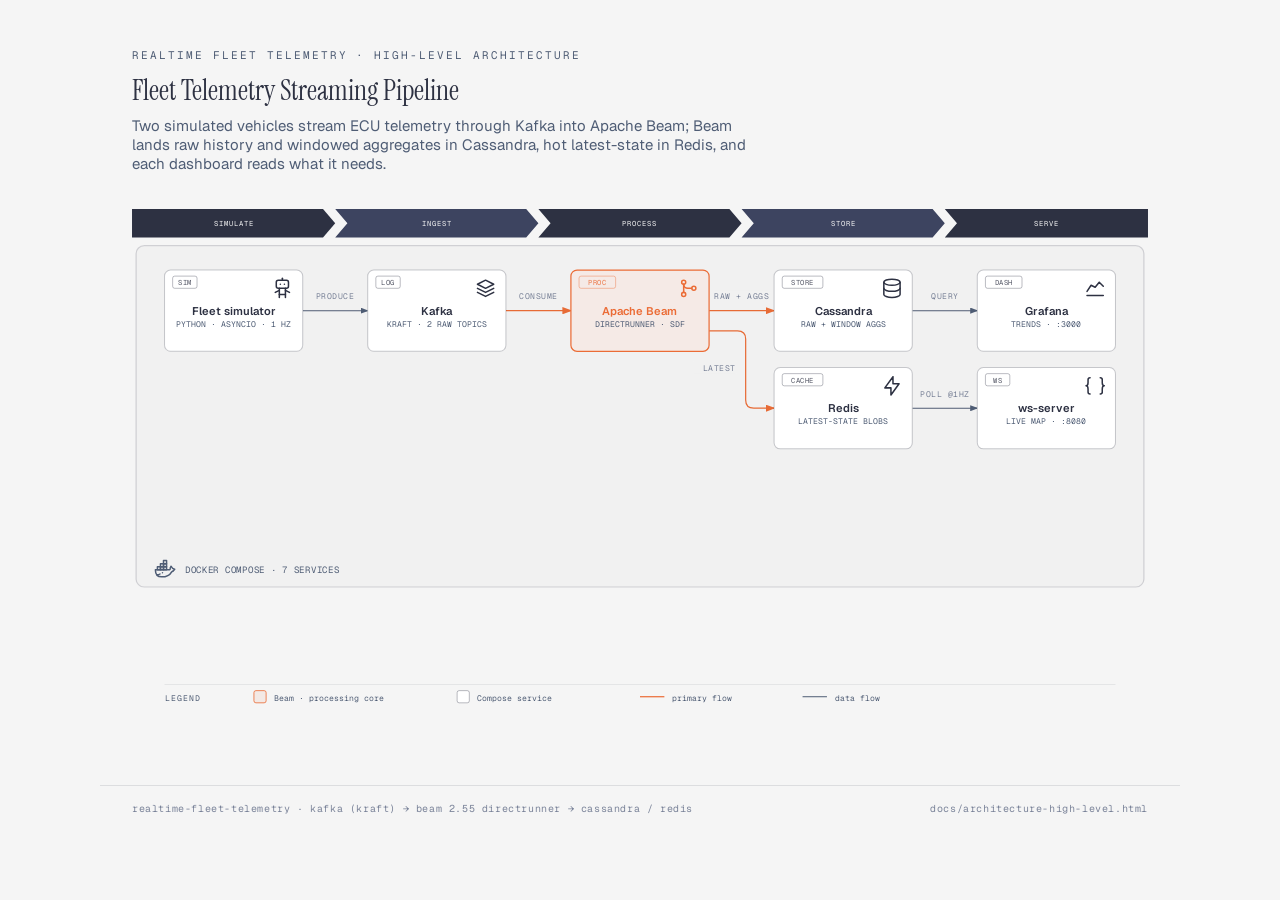
<file: docs/architecture-high-level.html>
<!DOCTYPE html>
<html lang="en">
<head>
<meta charset="UTF-8">
<meta name="viewport" content="width=device-width, initial-scale=1.0">
<title>Fleet Telemetry Streaming Pipeline — High-Level Architecture</title>
<link href="https://fonts.googleapis.com/css2?family=Instrument+Serif:ital@0;1&family=Geist:wght@400;500;600&family=Geist+Mono:wght@400;500;600&display=swap" rel="stylesheet">
<style>
  :root {
    --paper: #f5f5f5;
    --ink: #2d3142;
    --muted: #4f5d75;
    --soft: #7a8399;
    --rule: rgba(45,49,66,0.12);
    --accent: #eb6c36;
  }
  * { margin: 0; padding: 0; box-sizing: border-box; }
  body {
    background: var(--paper);
    color: var(--ink);
    font-family: 'Geist', sans-serif;
    -webkit-font-smoothing: antialiased;
  }
  .wrap { max-width: 1080px; margin: 0 auto; padding: 3rem 2rem 2rem; }
  .eyebrow {
    font-family: 'Geist Mono', monospace;
    font-size: 11px;
    letter-spacing: 0.18em;
    text-transform: uppercase;
    color: var(--muted);
    margin-bottom: 0.75rem;
  }
  h1 {
    font-family: 'Instrument Serif', serif;
    font-weight: 400;
    font-size: 1.75rem;
    line-height: 1.2;
    margin-bottom: 0.5rem;
  }
  .subtitle {
    font-size: 15px;
    color: var(--muted);
    max-width: 62ch;
    margin-bottom: 2rem;
  }
  .diagram { width: 100%; overflow-x: auto; }
  .diagram svg { display: block; width: 100%; height: auto; }
  footer {
    max-width: 1080px;
    margin: 0 auto;
    padding: 1rem 2rem 3rem;
    border-top: 1px solid var(--rule);
    display: flex;
    justify-content: space-between;
    gap: 1rem;
    flex-wrap: wrap;
    font-family: 'Geist Mono', monospace;
    font-size: 10px;
    letter-spacing: 0.06em;
    color: var(--soft);
  }
</style>
</head>
<body>
<div class="wrap">
  <p class="eyebrow">Realtime Fleet Telemetry · High-Level Architecture</p>
  <h1>Fleet Telemetry Streaming Pipeline</h1>
  <p class="subtitle">Two simulated vehicles stream ECU telemetry through Kafka into Apache Beam; Beam lands raw history and windowed aggregates in Cassandra, hot latest-state in Redis, and each dashboard reads what it needs.</p>

  <div class="diagram">
  <svg role="img" aria-labelledby="architecture-high-level-title architecture-high-level-desc" viewBox="0 0 1000 540" xmlns="http://www.w3.org/2000/svg">
    <title id="architecture-high-level-title">Fleet telemetry streaming pipeline — high-level architecture</title>
    <desc id="architecture-high-level-desc">High-level architecture of an IoT fleet telemetry pipeline: a Python fleet simulator produces telemetry and driving events to Kafka; Apache Beam consumes both topics and writes raw rows plus windowed aggregates to Cassandra and per-vehicle latest-state blobs to Redis; Grafana queries Cassandra for trends, and a WebSocket server polls Redis to push live map and chart updates to browsers. All services run as Docker Compose containers.</desc>

    <defs>
      <marker id="arrow" markerWidth="8" markerHeight="6" refX="7" refY="3" orient="auto"><polygon points="0 0, 8 3, 0 6" fill="#4f5d75"/></marker>
      <marker id="arrow-accent" markerWidth="8" markerHeight="6" refX="7" refY="3" orient="auto"><polygon points="0 0, 8 3, 0 6" fill="#eb6c36"/></marker>
      <marker id="arrow-sm" markerWidth="6" markerHeight="5" refX="5" refY="2.5" orient="auto"><polygon points="0 0, 6 2.5, 0 5" fill="#4f5d75"/></marker>
      <marker id="arrow-dim" markerWidth="8" markerHeight="6" refX="7" refY="3" orient="auto"><polygon points="0 0, 8 3, 0 6" fill="rgba(45,49,66,0.45)"/></marker>
    </defs>

    <!-- paper -->
    <rect width="100%" height="100%" fill="#f5f5f5"/>

    <!-- ===== connectors (drawn before nodes) ===== -->
    <!-- simulator -> kafka -->
    <path d="M 168,104 H 232" fill="none" stroke="#4f5d75" stroke-width="1" marker-end="url(#arrow)"/>
    <!-- kafka -> beam (focal) -->
    <path d="M 368,104 H 432" fill="none" stroke="#eb6c36" stroke-width="1.2" marker-end="url(#arrow-accent)"/>
    <!-- beam -> cassandra (focal) -->
    <path d="M 568,104 H 632" fill="none" stroke="#eb6c36" stroke-width="1.2" marker-end="url(#arrow-accent)"/>
    <!-- beam -> redis (focal, elbow down) -->
    <path d="M 568,124 H 596 Q 604,124 604,132 V 192 Q 604,200 612,200 H 632" fill="none" stroke="#eb6c36" stroke-width="1.2" marker-end="url(#arrow-accent)"/>
    <!-- cassandra -> grafana -->
    <path d="M 768,104 H 832" fill="none" stroke="#4f5d75" stroke-width="1" marker-end="url(#arrow)"/>
    <!-- redis -> ws-server -->
    <path d="M 768,200 H 832" fill="none" stroke="#4f5d75" stroke-width="1" marker-end="url(#arrow)"/>

    <!-- arrow labels (masked, 8px above line) -->
    <rect x="176" y="84" width="48" height="12" rx="2" fill="#f5f5f5"/>
    <text x="200" y="93" fill="#7a8399" font-size="8" font-family="'Geist Mono', monospace" text-anchor="middle" letter-spacing="0.06em">PRODUCE</text>
    <rect x="376" y="84" width="48" height="12" rx="2" fill="#f5f5f5"/>
    <text x="400" y="93" fill="#7a8399" font-size="8" font-family="'Geist Mono', monospace" text-anchor="middle" letter-spacing="0.06em">CONSUME</text>
    <rect x="572" y="84" width="56" height="12" rx="2" fill="#f5f5f5"/>
    <text x="600" y="93" fill="#7a8399" font-size="8" font-family="'Geist Mono', monospace" text-anchor="middle" letter-spacing="0.06em">RAW + AGGS</text>
    <rect x="552" y="154" width="44" height="12" rx="2" fill="#f5f5f5"/>
    <text x="594" y="163" fill="#7a8399" font-size="8" font-family="'Geist Mono', monospace" text-anchor="end" letter-spacing="0.06em">LATEST</text>
    <rect x="784" y="84" width="32" height="12" rx="2" fill="#f5f5f5"/>
    <text x="800" y="93" fill="#7a8399" font-size="8" font-family="'Geist Mono', monospace" text-anchor="middle" letter-spacing="0.06em">QUERY</text>
    <rect x="776" y="180" width="48" height="12" rx="2" fill="#f5f5f5"/>
    <text x="800" y="189" fill="#7a8399" font-size="8" font-family="'Geist Mono', monospace" text-anchor="middle" letter-spacing="0.06em">POLL @1HZ</text>

    <!-- ===== phase chevron banner ===== -->
    <polygon points="0,4 188,4 200,18 188,32 0,32" fill="#2d3142"/>
    <polygon points="200,4 388,4 400,18 388,32 200,32 212,18" fill="#3d4460"/>
    <polygon points="400,4 588,4 600,18 588,32 400,32 412,18" fill="#2d3142"/>
    <polygon points="600,4 788,4 800,18 788,32 600,32 612,18" fill="#3d4460"/>
    <polygon points="800,4 1000,4 1000,32 800,32 812,18" fill="#2d3142"/>
    <text x="100" y="21" fill="#f5f5f5" font-size="7" font-family="'Geist Mono', monospace" text-anchor="middle" letter-spacing="0.14em">SIMULATE</text>
    <text x="300" y="21" fill="#f5f5f5" font-size="7" font-family="'Geist Mono', monospace" text-anchor="middle" letter-spacing="0.14em">INGEST</text>
    <text x="500" y="21" fill="#f5f5f5" font-size="7" font-family="'Geist Mono', monospace" text-anchor="middle" letter-spacing="0.14em">PROCESS</text>
    <text x="700" y="21" fill="#f5f5f5" font-size="7" font-family="'Geist Mono', monospace" text-anchor="middle" letter-spacing="0.14em">STORE</text>
    <text x="900" y="21" fill="#f5f5f5" font-size="7" font-family="'Geist Mono', monospace" text-anchor="middle" letter-spacing="0.14em">SERVE</text>

    <!-- ===== cluster boundary (docker compose) ===== -->
    <rect x="4" y="40" width="992" height="336" rx="8" fill="rgba(45,49,66,0.02)" stroke="rgba(45,49,66,0.18)" stroke-width="1.2"/>
    <svg aria-hidden="true" x="20" y="346" width="24" height="24" viewBox="0 0 24 24" fill="none" stroke="currentColor" stroke-width="1.5" stroke-linecap="round" stroke-linejoin="round" style="color:#4f5d75"><path d="M22 12.54c-1.804 -.345 -2.701 -1.08 -3.523 -2.94c-.487 .696 -1.102 1.568 -.92 2.4c.028 .238 -.32 1 -.557 1h-14c0 5.208 3.164 7 6.196 7c4.124 .022 7.828 -1.376 9.854 -5c1.146 -.101 2.296 -1.505 2.95 -2.46" /> <path d="M5 10h3v3h-3l0 -3" /> <path d="M8 10h3v3h-3l0 -3" /> <path d="M11 10h3v3h-3l0 -3" /> <path d="M8 7h3v3h-3l0 -3" /> <path d="M11 7h3v3h-3l0 -3" /> <path d="M11 4h3v3h-3l0 -3" /> <path d="M4.571 18c1.5 0 2.047 -.074 2.958 -.78" /> <path d="M10 16l0 .01" /></svg>
    <text x="52" y="362" fill="#4f5d75" font-size="9" font-family="'Geist Mono', monospace" letter-spacing="0.08em">DOCKER COMPOSE · 7 SERVICES</text>

    <!-- ===== nodes ===== -->
    <!-- Fleet simulator -->
    <rect x="32" y="64" width="136" height="80" rx="6" fill="#f5f5f5"/>
    <rect x="32" y="64" width="136" height="80" rx="6" fill="#ffffff" stroke="rgba(45,49,66,0.25)" stroke-width="1"/>
    <rect x="40" y="70" width="24" height="12" rx="2" fill="transparent" stroke="rgba(45,49,66,0.40)" stroke-width="0.8"/>
    <text x="52" y="79" fill="rgba(45,49,66,0.80)" font-size="7" font-family="'Geist Mono', monospace" text-anchor="middle" letter-spacing="0.08em">SIM</text>
    <svg aria-hidden="true" x="136" y="70" width="24" height="24" viewBox="0 0 24 24" fill="none" stroke="currentColor" stroke-width="1.5" stroke-linecap="round" stroke-linejoin="round" style="color:#2d3142"><path d="M6 6a2 2 0 0 1 2 -2h8a2 2 0 0 1 2 2v4a2 2 0 0 1 -2 2h-8a2 2 0 0 1 -2 -2l0 -4" /> <path d="M12 2v2" /> <path d="M9 12v9" /> <path d="M15 12v9" /> <path d="M5 16l4 -2" /> <path d="M15 14l4 2" /> <path d="M9 18h6" /> <path d="M10 8v.01" /> <path d="M14 8v.01" /></svg>
    <text x="100" y="108" fill="#2d3142" font-size="11" font-weight="600" font-family="'Geist', sans-serif" text-anchor="middle">Fleet simulator</text>
    <text x="100" y="120" fill="#4f5d75" font-size="8" font-family="'Geist Mono', monospace" text-anchor="middle">PYTHON · ASYNCIO · 1 HZ</text>

    <!-- Kafka -->
    <rect x="232" y="64" width="136" height="80" rx="6" fill="#f5f5f5"/>
    <rect x="232" y="64" width="136" height="80" rx="6" fill="#ffffff" stroke="rgba(45,49,66,0.25)" stroke-width="1"/>
    <rect x="240" y="70" width="24" height="12" rx="2" fill="transparent" stroke="rgba(45,49,66,0.40)" stroke-width="0.8"/>
    <text x="252" y="79" fill="rgba(45,49,66,0.80)" font-size="7" font-family="'Geist Mono', monospace" text-anchor="middle" letter-spacing="0.08em">LOG</text>
    <svg aria-hidden="true" x="336" y="70" width="24" height="24" viewBox="0 0 24 24" fill="none" stroke="currentColor" stroke-width="1.5" stroke-linecap="round" stroke-linejoin="round" style="color:#2d3142"><path d="M12 4l-8 4l8 4l8 -4l-8 -4" /> <path d="M4 12l8 4l8 -4" /> <path d="M4 16l8 4l8 -4" /></svg>
    <text x="300" y="108" fill="#2d3142" font-size="11" font-weight="600" font-family="'Geist', sans-serif" text-anchor="middle">Kafka</text>
    <text x="300" y="120" fill="#4f5d75" font-size="8" font-family="'Geist Mono', monospace" text-anchor="middle">KRAFT · 2 RAW TOPICS</text>

    <!-- Apache Beam (focal) -->
    <rect x="432" y="64" width="136" height="80" rx="6" fill="#f5f5f5"/>
    <rect x="432" y="64" width="136" height="80" rx="6" fill="rgba(235,108,54,0.08)" stroke="#eb6c36" stroke-width="1.2"/>
    <rect x="440" y="70" width="36" height="12" rx="2" fill="transparent" stroke="rgba(235,108,54,0.50)" stroke-width="0.8"/>
    <text x="458" y="79" fill="rgba(235,108,54,0.90)" font-size="7" font-family="'Geist Mono', monospace" text-anchor="middle" letter-spacing="0.08em">PROC</text>
    <svg aria-hidden="true" x="536" y="70" width="24" height="24" viewBox="0 0 24 24" fill="none" stroke="currentColor" stroke-width="1.5" stroke-linecap="round" stroke-linejoin="round" style="color:#eb6c36"><path d="M5 18a2 2 0 1 0 4 0a2 2 0 1 0 -4 0" /> <path d="M5 6a2 2 0 1 0 4 0a2 2 0 1 0 -4 0" /> <path d="M15 12a2 2 0 1 0 4 0a2 2 0 1 0 -4 0" /> <path d="M7 8l0 8" /> <path d="M7 8a4 4 0 0 0 4 4h4" /></svg>
    <text x="500" y="108" fill="#eb6c36" font-size="11" font-weight="600" font-family="'Geist', sans-serif" text-anchor="middle">Apache Beam</text>
    <text x="500" y="120" fill="#4f5d75" font-size="8" font-family="'Geist Mono', monospace" text-anchor="middle">DIRECTRUNNER · SDF</text>

    <!-- Cassandra -->
    <rect x="632" y="64" width="136" height="80" rx="6" fill="#f5f5f5"/>
    <rect x="632" y="64" width="136" height="80" rx="6" fill="#ffffff" stroke="rgba(45,49,66,0.25)" stroke-width="1"/>
    <rect x="640" y="70" width="40" height="12" rx="2" fill="transparent" stroke="rgba(45,49,66,0.40)" stroke-width="0.8"/>
    <text x="660" y="79" fill="rgba(45,49,66,0.80)" font-size="7" font-family="'Geist Mono', monospace" text-anchor="middle" letter-spacing="0.08em">STORE</text>
    <svg aria-hidden="true" x="736" y="70" width="24" height="24" viewBox="0 0 24 24" fill="none" stroke="currentColor" stroke-width="1.5" stroke-linecap="round" stroke-linejoin="round" style="color:#2d3142"><path d="M4 6a8 3 0 1 0 16 0a8 3 0 1 0 -16 0" /> <path d="M4 6v6a8 3 0 0 0 16 0v-6" /> <path d="M4 12v6a8 3 0 0 0 16 0v-6" /></svg>
    <text x="700" y="108" fill="#2d3142" font-size="11" font-weight="600" font-family="'Geist', sans-serif" text-anchor="middle">Cassandra</text>
    <text x="700" y="120" fill="#4f5d75" font-size="8" font-family="'Geist Mono', monospace" text-anchor="middle">RAW + WINDOW AGGS</text>

    <!-- Redis -->
    <rect x="632" y="160" width="136" height="80" rx="6" fill="#f5f5f5"/>
    <rect x="632" y="160" width="136" height="80" rx="6" fill="#ffffff" stroke="rgba(45,49,66,0.25)" stroke-width="1"/>
    <rect x="640" y="166" width="40" height="12" rx="2" fill="transparent" stroke="rgba(45,49,66,0.40)" stroke-width="0.8"/>
    <text x="660" y="175" fill="rgba(45,49,66,0.80)" font-size="7" font-family="'Geist Mono', monospace" text-anchor="middle" letter-spacing="0.08em">CACHE</text>
    <svg aria-hidden="true" x="736" y="166" width="24" height="24" viewBox="0 0 24 24" fill="none" stroke="currentColor" stroke-width="1.5" stroke-linecap="round" stroke-linejoin="round" style="color:#2d3142"><path d="M13 3l0 7l6 0l-8 11l0 -7l-6 0l8 -11" /></svg>
    <text x="700" y="204" fill="#2d3142" font-size="11" font-weight="600" font-family="'Geist', sans-serif" text-anchor="middle">Redis</text>
    <text x="700" y="216" fill="#4f5d75" font-size="8" font-family="'Geist Mono', monospace" text-anchor="middle">LATEST-STATE BLOBS</text>

    <!-- Grafana -->
    <rect x="832" y="64" width="136" height="80" rx="6" fill="#f5f5f5"/>
    <rect x="832" y="64" width="136" height="80" rx="6" fill="#ffffff" stroke="rgba(45,49,66,0.25)" stroke-width="1"/>
    <rect x="840" y="70" width="36" height="12" rx="2" fill="transparent" stroke="rgba(45,49,66,0.40)" stroke-width="0.8"/>
    <text x="858" y="79" fill="rgba(45,49,66,0.80)" font-size="7" font-family="'Geist Mono', monospace" text-anchor="middle" letter-spacing="0.08em">DASH</text>
    <svg aria-hidden="true" x="936" y="70" width="24" height="24" viewBox="0 0 24 24" fill="none" stroke="currentColor" stroke-width="1.5" stroke-linecap="round" stroke-linejoin="round" style="color:#2d3142"><path d="M4 19l16 0" /> <path d="M4 15l4 -6l4 2l4 -5l4 4" /></svg>
    <text x="900" y="108" fill="#2d3142" font-size="11" font-weight="600" font-family="'Geist', sans-serif" text-anchor="middle">Grafana</text>
    <text x="900" y="120" fill="#4f5d75" font-size="8" font-family="'Geist Mono', monospace" text-anchor="middle">TRENDS · :3000</text>

    <!-- ws-server -->
    <rect x="832" y="160" width="136" height="80" rx="6" fill="#f5f5f5"/>
    <rect x="832" y="160" width="136" height="80" rx="6" fill="#ffffff" stroke="rgba(45,49,66,0.25)" stroke-width="1"/>
    <rect x="840" y="166" width="24" height="12" rx="2" fill="transparent" stroke="rgba(45,49,66,0.40)" stroke-width="0.8"/>
    <text x="852" y="175" fill="rgba(45,49,66,0.80)" font-size="7" font-family="'Geist Mono', monospace" text-anchor="middle" letter-spacing="0.08em">WS</text>
    <svg aria-hidden="true" x="936" y="166" width="24" height="24" viewBox="0 0 24 24" fill="none" stroke="currentColor" stroke-width="1.5" stroke-linecap="round" stroke-linejoin="round" style="color:#2d3142"><path d="M7 4a2 2 0 0 0 -2 2v3a2 3 0 0 1 -2 3a2 3 0 0 1 2 3v3a2 2 0 0 0 2 2" /> <path d="M17 4a2 2 0 0 1 2 2v3a2 3 0 0 0 2 3a2 3 0 0 0 -2 3v3a2 2 0 0 1 -2 2" /></svg>
    <text x="900" y="204" fill="#2d3142" font-size="11" font-weight="600" font-family="'Geist', sans-serif" text-anchor="middle">ws-server</text>
    <text x="900" y="216" fill="#4f5d75" font-size="8" font-family="'Geist Mono', monospace" text-anchor="middle">LIVE MAP · :8080</text>

    <!-- ===== legend ===== -->
    <line x1="32" y1="472" x2="968" y2="472" stroke="rgba(45,49,66,0.10)" stroke-width="0.8"/>
    <text x="32" y="488" fill="#4f5d75" font-size="8" font-family="'Geist Mono', monospace" letter-spacing="0.14em">LEGEND</text>
    <rect x="120" y="478" width="12" height="12" rx="2" fill="rgba(235,108,54,0.08)" stroke="#eb6c36" stroke-width="0.8"/>
    <text x="140" y="488" fill="#4f5d75" font-size="8" font-family="'Geist Mono', monospace">Beam · processing core</text>
    <rect x="320" y="478" width="12" height="12" rx="2" fill="#ffffff" stroke="rgba(45,49,66,0.40)" stroke-width="0.8"/>
    <text x="340" y="488" fill="#4f5d75" font-size="8" font-family="'Geist Mono', monospace">Compose service</text>
    <line x1="500" y1="484" x2="524" y2="484" stroke="#eb6c36" stroke-width="1.2"/>
    <text x="532" y="488" fill="#4f5d75" font-size="8" font-family="'Geist Mono', monospace">primary flow</text>
    <line x1="660" y1="484" x2="684" y2="484" stroke="#4f5d75" stroke-width="1"/>
    <text x="692" y="488" fill="#4f5d75" font-size="8" font-family="'Geist Mono', monospace">data flow</text>
  </svg>
  </div>
</div>

<footer>
  <span>realtime-fleet-telemetry · kafka (kraft) → beam 2.55 directrunner → cassandra / redis</span>
  <span>docs/architecture-high-level.html</span>
</footer>
</body>
</html>
</file>
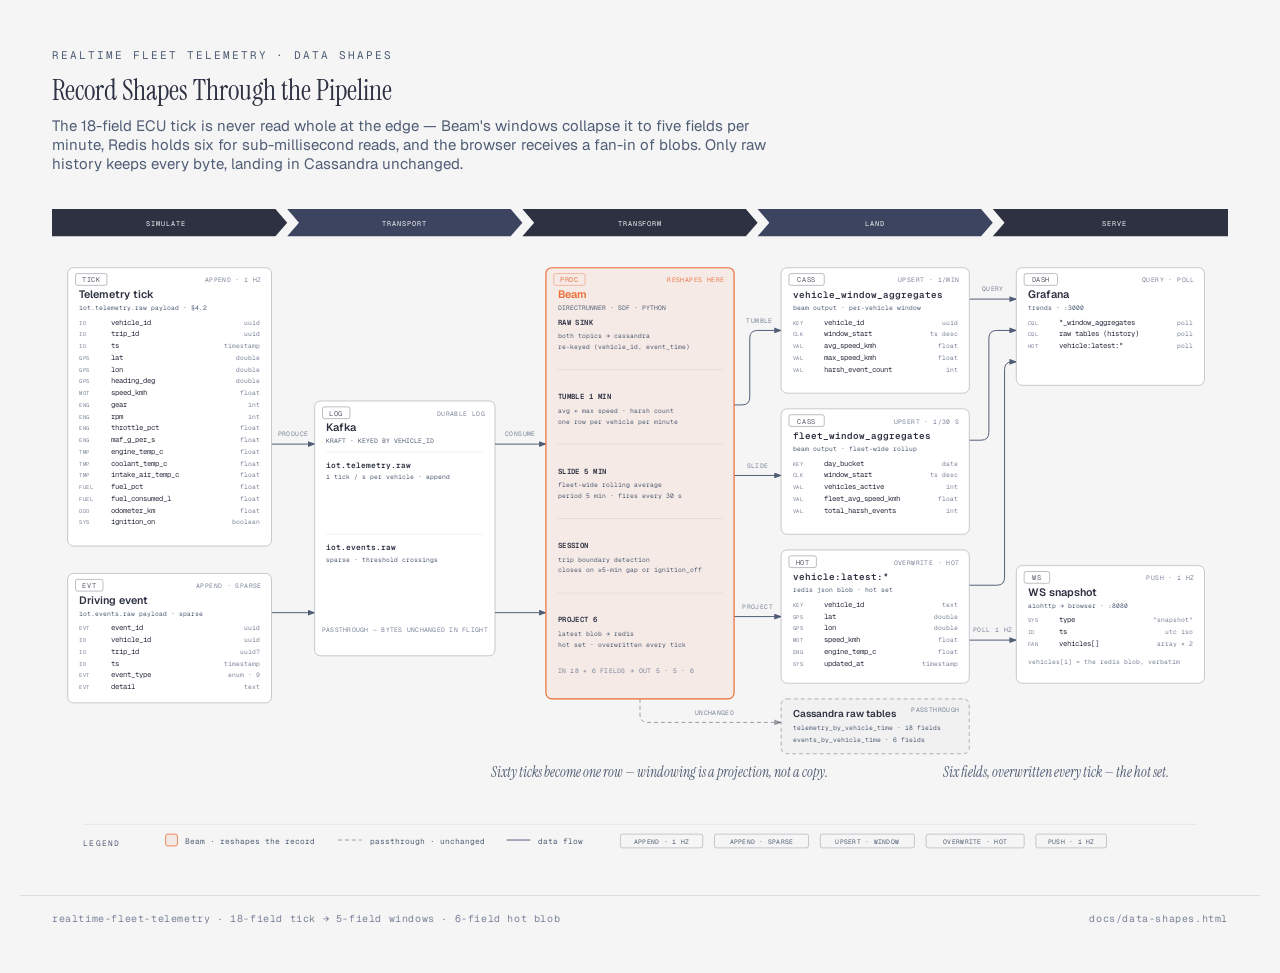
<file: docs/data-shapes.html>
<!DOCTYPE html>
<html lang="en">
<head>
  <meta charset="UTF-8">
  <meta name="viewport" content="width=device-width, initial-scale=1.0">
  <title>Fleet Telemetry Pipeline — Record Shapes</title>
  <link href="https://fonts.googleapis.com/css2?family=Instrument+Serif:ital@0;1&family=Geist:wght@400;500;600&family=Geist+Mono:wght@400;500;600&display=swap" rel="stylesheet">
  <style>
    :root {
      --paper: #f5f5f5;
      --ink: #2d3142;
      --muted: #4f5d75;
      --soft: #7a8399;
      --rule: rgba(45,49,66,0.12);
      --accent: #eb6c36;
    }
    * { margin: 0; padding: 0; box-sizing: border-box; }
    body {
      background: var(--paper);
      color: var(--ink);
      font-family: 'Geist', sans-serif;
      -webkit-font-smoothing: antialiased;
    }
    .wrap { max-width: 1240px; margin: 0 auto; padding: 3rem 2rem 2rem; }
    .eyebrow {
      font-family: 'Geist Mono', monospace;
      font-size: 11px;
      letter-spacing: 0.18em;
      text-transform: uppercase;
      color: var(--muted);
      margin-bottom: 0.75rem;
    }
    h1 {
      font-family: 'Instrument Serif', serif;
      font-weight: 400;
      font-size: 1.75rem;
      line-height: 1.2;
      margin-bottom: 0.5rem;
    }
    .subtitle {
      font-size: 15px;
      color: var(--muted);
      max-width: 72ch;
      margin-bottom: 2rem;
    }
    .diagram { width: 100%; overflow-x: auto; }
    .diagram svg { display: block; width: 100%; height: auto; }
    footer {
      max-width: 1240px;
      margin: 0 auto;
      padding: 1rem 2rem 3rem;
      border-top: 1px solid var(--rule);
      display: flex;
      justify-content: space-between;
      gap: 1rem;
      flex-wrap: wrap;
      font-family: 'Geist Mono', monospace;
      font-size: 10px;
      letter-spacing: 0.06em;
      color: var(--soft);
    }
  </style>
</head>
<body>
<div class="wrap">
  <p class="eyebrow">Realtime Fleet Telemetry · Data Shapes</p>
  <h1>Record Shapes Through the Pipeline</h1>
  <p class="subtitle">The 18-field ECU tick is never read whole at the edge — Beam's windows collapse it to five fields per minute, Redis holds six for sub-millisecond reads, and the browser receives a fan-in of blobs. Only raw history keeps every byte, landing in Cassandra unchanged.</p>

  <div class="diagram">
  <svg role="img" aria-labelledby="data-shapes-title data-shapes-desc" viewBox="0 0 1200 672" xmlns="http://www.w3.org/2000/svg">
    <title id="data-shapes-title">Fleet telemetry pipeline — record shapes</title>
    <desc id="data-shapes-desc">Record shapes through a fleet telemetry pipeline: an 18-field ECU telemetry tick and a 6-field driving event are produced to two Kafka topics; Beam passes both to Cassandra unchanged and reshapes them into five-field per-vehicle window aggregates, a five-field fleet rollup, and a six-field Redis latest-state blob; Grafana queries the stored tables and a WebSocket server pushes fleet snapshots to the browser.</desc>

    <defs>
      <marker id="arrow" markerWidth="8" markerHeight="6" refX="7" refY="3" orient="auto"><polygon points="0 0, 8 3, 0 6" fill="#4f5d75"/></marker>
      <marker id="arrow-dim" markerWidth="8" markerHeight="6" refX="7" refY="3" orient="auto"><polygon points="0 0, 8 3, 0 6" fill="rgba(45,49,66,0.45)"/></marker>
    </defs>

    <!-- paper -->
    <rect width="100%" height="100%" fill="#f5f5f5"/>

    <!-- ===== connectors (drawn before nodes) ===== -->
    <path d="M 224,244 H 268" fill="none" stroke="#4f5d75" stroke-width="1" marker-end="url(#arrow)"/>
    <path d="M 224,416 H 268" fill="none" stroke="#4f5d75" stroke-width="1" marker-end="url(#arrow)"/>
    <path d="M 452,244 H 504" fill="none" stroke="#4f5d75" stroke-width="1" marker-end="url(#arrow)"/>
    <path d="M 452,416 H 504" fill="none" stroke="#4f5d75" stroke-width="1" marker-end="url(#arrow)"/>
    <path d="M 696,204 H 704 Q 712,204 712,196 V 136 Q 712,128 720,128 H 744" fill="none" stroke="#4f5d75" stroke-width="1" marker-end="url(#arrow)"/>
    <path d="M 696,276 H 744" fill="none" stroke="#4f5d75" stroke-width="1" marker-end="url(#arrow)"/>
    <path d="M 696,420 H 744" fill="none" stroke="#4f5d75" stroke-width="1" marker-end="url(#arrow)"/>
    <path d="M 600,504 V 520 Q 600,528 608,528 H 744" fill="none" stroke="rgba(45,49,66,0.45)" stroke-width="1" stroke-dasharray="4,3" marker-end="url(#arrow-dim)"/>
    <path d="M 936,96 H 984" fill="none" stroke="#4f5d75" stroke-width="1" marker-end="url(#arrow)"/>
    <path d="M 936,240 H 948 Q 956,240 956,232 V 136 Q 956,128 964,128 H 984" fill="none" stroke="#4f5d75" stroke-width="1" marker-end="url(#arrow)"/>
    <path d="M 936,388 H 964 Q 972,388 972,380 V 168 Q 972,160 980,160 H 984" fill="none" stroke="#4f5d75" stroke-width="1" marker-end="url(#arrow)"/>
    <path d="M 936,444 H 984" fill="none" stroke="#4f5d75" stroke-width="1" marker-end="url(#arrow)"/>

    <!-- arrow labels (masked, 6px+ above line) -->
    <rect x="226" y="226" width="40" height="12" rx="2" fill="#f5f5f5"/>
    <text x="246" y="236" fill="#7a8399" font-size="6.5" font-family="'Geist Mono', monospace" text-anchor="middle" letter-spacing="0.06em">PRODUCE</text>
    <rect x="456" y="226" width="44" height="12" rx="2" fill="#f5f5f5"/>
    <text x="478" y="236" fill="#7a8399" font-size="6.5" font-family="'Geist Mono', monospace" text-anchor="middle" letter-spacing="0.06em">CONSUME</text>
    <rect x="704" y="110" width="36" height="12" rx="2" fill="#f5f5f5"/>
    <text x="722" y="120" fill="#7a8399" font-size="6.5" font-family="'Geist Mono', monospace" text-anchor="middle" letter-spacing="0.06em">TUMBLE</text>
    <rect x="700" y="258" width="40" height="12" rx="2" fill="#f5f5f5"/>
    <text x="720" y="268" fill="#7a8399" font-size="6.5" font-family="'Geist Mono', monospace" text-anchor="middle" letter-spacing="0.06em">SLIDE</text>
    <rect x="698" y="402" width="44" height="12" rx="2" fill="#f5f5f5"/>
    <text x="720" y="412" fill="#7a8399" font-size="6.5" font-family="'Geist Mono', monospace" text-anchor="middle" letter-spacing="0.06em">PROJECT</text>
    <rect x="636" y="510" width="80" height="12" rx="2" fill="#f5f5f5"/>
    <text x="676" y="520" fill="#7a8399" font-size="6.5" font-family="'Geist Mono', monospace" text-anchor="middle" letter-spacing="0.06em">UNCHANGED</text>
    <rect x="940" y="78" width="40" height="12" rx="2" fill="#f5f5f5"/>
    <text x="960" y="88" fill="#7a8399" font-size="6.5" font-family="'Geist Mono', monospace" text-anchor="middle" letter-spacing="0.06em">QUERY</text>
    <rect x="938" y="426" width="44" height="12" rx="2" fill="#f5f5f5"/>
    <text x="960" y="436" fill="#7a8399" font-size="6.5" font-family="'Geist Mono', monospace" text-anchor="middle" letter-spacing="0.06em">POLL 1 HZ</text>

    <!-- ===== phase chevron banner ===== -->
    <polygon points="0,4 228,4 240,18 228,32 0,32" fill="#2d3142"/>
    <polygon points="240,4 468,4 480,18 468,32 240,32 252,18" fill="#3d4460"/>
    <polygon points="480,4 708,4 720,18 708,32 480,32 492,18" fill="#2d3142"/>
    <polygon points="720,4 948,4 960,18 948,32 720,32 732,18" fill="#3d4460"/>
    <polygon points="960,4 1200,4 1200,32 960,32 972,18" fill="#2d3142"/>
    <text x="116" y="21" fill="#f5f5f5" font-size="7" font-family="'Geist Mono', monospace" text-anchor="middle" letter-spacing="0.14em">SIMULATE</text>
    <text x="360" y="21" fill="#f5f5f5" font-size="7" font-family="'Geist Mono', monospace" text-anchor="middle" letter-spacing="0.14em">TRANSPORT</text>
    <text x="600" y="21" fill="#f5f5f5" font-size="7" font-family="'Geist Mono', monospace" text-anchor="middle" letter-spacing="0.14em">TRANSFORM</text>
    <text x="840" y="21" fill="#f5f5f5" font-size="7" font-family="'Geist Mono', monospace" text-anchor="middle" letter-spacing="0.14em">LAND</text>
    <text x="1084" y="21" fill="#f5f5f5" font-size="7" font-family="'Geist Mono', monospace" text-anchor="middle" letter-spacing="0.14em">SERVE</text>

    <!-- ===== telemetry tick card (18 fields) ===== -->
    <rect x="16" y="64" width="208" height="284" rx="6" fill="#f5f5f5"/>
    <rect x="16" y="64" width="208" height="284" rx="6" fill="#ffffff" stroke="rgba(45,49,66,0.25)" stroke-width="1"/>
    <rect x="24" y="70" width="32" height="12" rx="2" fill="transparent" stroke="rgba(45,49,66,0.40)" stroke-width="0.8"/>
    <text x="40" y="79" fill="rgba(45,49,66,0.80)" font-size="7" font-family="'Geist Mono', monospace" text-anchor="middle" letter-spacing="0.08em">TICK</text>
    <text x="214" y="79" fill="#7a8399" font-size="6.5" font-family="'Geist Mono', monospace" text-anchor="end" letter-spacing="0.06em">APPEND · 1 HZ</text>
    <text x="28" y="95" fill="#2d3142" font-size="11" font-weight="600" font-family="'Geist', sans-serif">Telemetry tick</text>
    <text x="28" y="107" fill="#4f5d75" font-size="6.5" font-family="'Geist Mono', monospace">iot.telemetry.raw payload · §4.2</text>
    <g font-family="'Geist Mono', monospace" font-size="7.5" fill="#2d3142">
      <text x="60" y="122">vehicle_id</text>
      <text x="60" y="134">trip_id</text>
      <text x="60" y="146">ts</text>
      <text x="60" y="158">lat</text>
      <text x="60" y="170">lon</text>
      <text x="60" y="182">heading_deg</text>
      <text x="60" y="194">speed_kmh</text>
      <text x="60" y="206">gear</text>
      <text x="60" y="218">rpm</text>
      <text x="60" y="230">throttle_pct</text>
      <text x="60" y="242">maf_g_per_s</text>
      <text x="60" y="254">engine_temp_c</text>
      <text x="60" y="266">coolant_temp_c</text>
      <text x="60" y="278">intake_air_temp_c</text>
      <text x="60" y="290">fuel_pct</text>
      <text x="60" y="302">fuel_consumed_l</text>
      <text x="60" y="314">odometer_km</text>
      <text x="60" y="326">ignition_on</text>
    </g>
    <g font-family="'Geist Mono', monospace" font-size="5.5" fill="#7a8399" letter-spacing="0.08em">
      <text x="28" y="122">ID</text>
      <text x="28" y="134">ID</text>
      <text x="28" y="146">ID</text>
      <text x="28" y="158">GPS</text>
      <text x="28" y="170">GPS</text>
      <text x="28" y="182">GPS</text>
      <text x="28" y="194">MOT</text>
      <text x="28" y="206">ENG</text>
      <text x="28" y="218">ENG</text>
      <text x="28" y="230">ENG</text>
      <text x="28" y="242">ENG</text>
      <text x="28" y="254">TMP</text>
      <text x="28" y="266">TMP</text>
      <text x="28" y="278">TMP</text>
      <text x="28" y="290">FUEL</text>
      <text x="28" y="302">FUEL</text>
      <text x="28" y="314">ODO</text>
      <text x="28" y="326">SYS</text>
    </g>
    <g font-family="'Geist Mono', monospace" font-size="6.5" fill="#7a8399" text-anchor="end">
      <text x="212" y="122">uuid</text>
      <text x="212" y="134">uuid</text>
      <text x="212" y="146">timestamp</text>
      <text x="212" y="158">double</text>
      <text x="212" y="170">double</text>
      <text x="212" y="182">double</text>
      <text x="212" y="194">float</text>
      <text x="212" y="206">int</text>
      <text x="212" y="218">int</text>
      <text x="212" y="230">float</text>
      <text x="212" y="242">float</text>
      <text x="212" y="254">float</text>
      <text x="212" y="266">float</text>
      <text x="212" y="278">float</text>
      <text x="212" y="290">float</text>
      <text x="212" y="302">float</text>
      <text x="212" y="314">float</text>
      <text x="212" y="326">boolean</text>
    </g>

    <!-- ===== kafka card ===== -->
    <rect x="268" y="200" width="184" height="260" rx="6" fill="#f5f5f5"/>
    <rect x="268" y="200" width="184" height="260" rx="6" fill="#ffffff" stroke="rgba(45,49,66,0.25)" stroke-width="1"/>
    <rect x="276" y="206" width="28" height="12" rx="2" fill="transparent" stroke="rgba(45,49,66,0.40)" stroke-width="0.8"/>
    <text x="290" y="215" fill="rgba(45,49,66,0.80)" font-size="7" font-family="'Geist Mono', monospace" text-anchor="middle" letter-spacing="0.08em">LOG</text>
    <text x="442" y="215" fill="#7a8399" font-size="6.5" font-family="'Geist Mono', monospace" text-anchor="end" letter-spacing="0.06em">DURABLE LOG</text>
    <text x="280" y="231" fill="#2d3142" font-size="11" font-weight="600" font-family="'Geist', sans-serif">Kafka</text>
    <text x="280" y="243" fill="#4f5d75" font-size="6.5" font-family="'Geist Mono', monospace">KRAFT · KEYED BY VEHICLE_ID</text>
    <line x1="280" y1="252" x2="440" y2="252" stroke="rgba(45,49,66,0.10)" stroke-width="0.8"/>
    <text x="280" y="268" fill="#2d3142" font-size="8" font-weight="600" font-family="'Geist Mono', monospace">iot.telemetry.raw</text>
    <text x="280" y="280" fill="#4f5d75" font-size="6.5" font-family="'Geist Mono', monospace">1 tick / s per vehicle · append</text>
    <line x1="280" y1="336" x2="440" y2="336" stroke="rgba(45,49,66,0.10)" stroke-width="0.8"/>
    <text x="280" y="352" fill="#2d3142" font-size="8" font-weight="600" font-family="'Geist Mono', monospace">iot.events.raw</text>
    <text x="280" y="364" fill="#4f5d75" font-size="6.5" font-family="'Geist Mono', monospace">sparse · threshold crossings</text>
    <text x="360" y="436" fill="#7a8399" font-size="6.5" font-family="'Geist Mono', monospace" text-anchor="middle" letter-spacing="0.04em">PASSTHROUGH — BYTES UNCHANGED IN FLIGHT</text>

    <!-- ===== driving event card (6 fields) ===== -->
    <rect x="16" y="376" width="208" height="132" rx="6" fill="#f5f5f5"/>
    <rect x="16" y="376" width="208" height="132" rx="6" fill="#ffffff" stroke="rgba(45,49,66,0.25)" stroke-width="1"/>
    <rect x="24" y="382" width="28" height="12" rx="2" fill="transparent" stroke="rgba(45,49,66,0.40)" stroke-width="0.8"/>
    <text x="38" y="391" fill="rgba(45,49,66,0.80)" font-size="7" font-family="'Geist Mono', monospace" text-anchor="middle" letter-spacing="0.08em">EVT</text>
    <text x="214" y="391" fill="#7a8399" font-size="6.5" font-family="'Geist Mono', monospace" text-anchor="end" letter-spacing="0.06em">APPEND · SPARSE</text>
    <text x="28" y="407" fill="#2d3142" font-size="11" font-weight="600" font-family="'Geist', sans-serif">Driving event</text>
    <text x="28" y="419" fill="#4f5d75" font-size="6.5" font-family="'Geist Mono', monospace">iot.events.raw payload · sparse</text>
    <g font-family="'Geist Mono', monospace" font-size="7.5" fill="#2d3142">
      <text x="60" y="434">event_id</text>
      <text x="60" y="446">vehicle_id</text>
      <text x="60" y="458">trip_id</text>
      <text x="60" y="470">ts</text>
      <text x="60" y="482">event_type</text>
      <text x="60" y="494">detail</text>
    </g>
    <g font-family="'Geist Mono', monospace" font-size="5.5" fill="#7a8399" letter-spacing="0.08em">
      <text x="28" y="434">EVT</text>
      <text x="28" y="446">ID</text>
      <text x="28" y="458">ID</text>
      <text x="28" y="470">ID</text>
      <text x="28" y="482">EVT</text>
      <text x="28" y="494">EVT</text>
    </g>
    <g font-family="'Geist Mono', monospace" font-size="6.5" fill="#7a8399" text-anchor="end">
      <text x="212" y="434">uuid</text>
      <text x="212" y="446">uuid</text>
      <text x="212" y="458">uuid?</text>
      <text x="212" y="470">timestamp</text>
      <text x="212" y="482">enum · 9</text>
      <text x="212" y="494">text</text>
    </g>

    <!-- ===== beam card (focal) ===== -->
    <rect x="504" y="64" width="192" height="440" rx="6" fill="#f5f5f5"/>
    <rect x="504" y="64" width="192" height="440" rx="6" fill="rgba(235,108,54,0.08)" stroke="#eb6c36" stroke-width="1.2"/>
    <rect x="512" y="70" width="32" height="12" rx="2" fill="transparent" stroke="rgba(235,108,54,0.50)" stroke-width="0.8"/>
    <text x="528" y="79" fill="rgba(235,108,54,0.90)" font-size="7" font-family="'Geist Mono', monospace" text-anchor="middle" letter-spacing="0.08em">PROC</text>
    <text x="686" y="79" fill="rgba(235,108,54,0.90)" font-size="6.5" font-family="'Geist Mono', monospace" text-anchor="end" letter-spacing="0.06em">RESHAPES HERE</text>
    <text x="516" y="95" fill="#eb6c36" font-size="11" font-weight="600" font-family="'Geist', sans-serif">Beam</text>
    <text x="516" y="107" fill="#4f5d75" font-size="6.5" font-family="'Geist Mono', monospace">DIRECTRUNNER · SDF · PYTHON</text>
    <g font-family="'Geist Mono', monospace">
      <text x="516" y="122" fill="#2d3142" font-size="7.5" font-weight="600" letter-spacing="0.06em">RAW SINK</text>
      <text x="516" y="136" fill="#4f5d75" font-size="6.5">both topics → cassandra</text>
      <text x="516" y="147" fill="#4f5d75" font-size="6.5">re-keyed (vehicle_id, event_time)</text>
      <line x1="516" y1="168" x2="684" y2="168" stroke="rgba(45,49,66,0.10)" stroke-width="0.8"/>
      <text x="516" y="198" fill="#2d3142" font-size="7.5" font-weight="600" letter-spacing="0.06em">TUMBLE 1 MIN</text>
      <text x="516" y="212" fill="#4f5d75" font-size="6.5">avg + max speed · harsh count</text>
      <text x="516" y="223" fill="#4f5d75" font-size="6.5">one row per vehicle per minute</text>
      <line x1="516" y1="244" x2="684" y2="244" stroke="rgba(45,49,66,0.10)" stroke-width="0.8"/>
      <text x="516" y="274" fill="#2d3142" font-size="7.5" font-weight="600" letter-spacing="0.06em">SLIDE 5 MIN</text>
      <text x="516" y="288" fill="#4f5d75" font-size="6.5">fleet-wide rolling average</text>
      <text x="516" y="299" fill="#4f5d75" font-size="6.5">period 5 min · fires every 30 s</text>
      <line x1="516" y1="320" x2="684" y2="320" stroke="rgba(45,49,66,0.10)" stroke-width="0.8"/>
      <text x="516" y="350" fill="#2d3142" font-size="7.5" font-weight="600" letter-spacing="0.06em">SESSION</text>
      <text x="516" y="364" fill="#4f5d75" font-size="6.5">trip boundary detection</text>
      <text x="516" y="375" fill="#4f5d75" font-size="6.5">closes on ≥5-min gap or ignition_off</text>
      <line x1="516" y1="396" x2="684" y2="396" stroke="rgba(45,49,66,0.10)" stroke-width="0.8"/>
      <text x="516" y="426" fill="#2d3142" font-size="7.5" font-weight="600" letter-spacing="0.06em">PROJECT 6</text>
      <text x="516" y="440" fill="#4f5d75" font-size="6.5">latest blob → redis</text>
      <text x="516" y="451" fill="#4f5d75" font-size="6.5">hot set · overwritten every tick</text>
      <text x="516" y="478" fill="#7a8399" font-size="6.5" letter-spacing="0.04em">IN 18 + 6 FIELDS → OUT 5 · 5 · 6</text>
    </g>

    <!-- ===== vehicle_window_aggregates card ===== -->
    <rect x="744" y="64" width="192" height="128" rx="6" fill="#f5f5f5"/>
    <rect x="744" y="64" width="192" height="128" rx="6" fill="#ffffff" stroke="rgba(45,49,66,0.25)" stroke-width="1"/>
    <rect x="752" y="70" width="36" height="12" rx="2" fill="transparent" stroke="rgba(45,49,66,0.40)" stroke-width="0.8"/>
    <text x="770" y="79" fill="rgba(45,49,66,0.80)" font-size="7" font-family="'Geist Mono', monospace" text-anchor="middle" letter-spacing="0.08em">CASS</text>
    <text x="926" y="79" fill="#7a8399" font-size="6.5" font-family="'Geist Mono', monospace" text-anchor="end" letter-spacing="0.06em">UPSERT · 1/MIN</text>
    <text x="756" y="95" fill="#2d3142" font-size="9.5" font-weight="600" font-family="'Geist Mono', monospace">vehicle_window_aggregates</text>
    <text x="756" y="107" fill="#4f5d75" font-size="6.5" font-family="'Geist Mono', monospace">beam output · per-vehicle window</text>
    <g font-family="'Geist Mono', monospace" font-size="7.5" fill="#2d3142">
      <text x="788" y="122">vehicle_id</text>
      <text x="788" y="134">window_start</text>
      <text x="788" y="146">avg_speed_kmh</text>
      <text x="788" y="158">max_speed_kmh</text>
      <text x="788" y="170">harsh_event_count</text>
    </g>
    <g font-family="'Geist Mono', monospace" font-size="5.5" fill="#7a8399" letter-spacing="0.08em">
      <text x="756" y="122">KEY</text>
      <text x="756" y="134">CLK</text>
      <text x="756" y="146">VAL</text>
      <text x="756" y="158">VAL</text>
      <text x="756" y="170">VAL</text>
    </g>
    <g font-family="'Geist Mono', monospace" font-size="6.5" fill="#7a8399" text-anchor="end">
      <text x="924" y="122">uuid</text>
      <text x="924" y="134">ts desc</text>
      <text x="924" y="146">float</text>
      <text x="924" y="158">float</text>
      <text x="924" y="170">int</text>
    </g>

    <!-- ===== fleet_window_aggregates card ===== -->
    <rect x="744" y="208" width="192" height="128" rx="6" fill="#f5f5f5"/>
    <rect x="744" y="208" width="192" height="128" rx="6" fill="#ffffff" stroke="rgba(45,49,66,0.25)" stroke-width="1"/>
    <rect x="752" y="214" width="36" height="12" rx="2" fill="transparent" stroke="rgba(45,49,66,0.40)" stroke-width="0.8"/>
    <text x="770" y="223" fill="rgba(45,49,66,0.80)" font-size="7" font-family="'Geist Mono', monospace" text-anchor="middle" letter-spacing="0.08em">CASS</text>
    <text x="926" y="223" fill="#7a8399" font-size="6.5" font-family="'Geist Mono', monospace" text-anchor="end" letter-spacing="0.06em">UPSERT · 1/30 S</text>
    <text x="756" y="239" fill="#2d3142" font-size="9.5" font-weight="600" font-family="'Geist Mono', monospace">fleet_window_aggregates</text>
    <text x="756" y="251" fill="#4f5d75" font-size="6.5" font-family="'Geist Mono', monospace">beam output · fleet-wide rollup</text>
    <g font-family="'Geist Mono', monospace" font-size="7.5" fill="#2d3142">
      <text x="788" y="266">day_bucket</text>
      <text x="788" y="278">window_start</text>
      <text x="788" y="290">vehicles_active</text>
      <text x="788" y="302">fleet_avg_speed_kmh</text>
      <text x="788" y="314">total_harsh_events</text>
    </g>
    <g font-family="'Geist Mono', monospace" font-size="5.5" fill="#7a8399" letter-spacing="0.08em">
      <text x="756" y="266">KEY</text>
      <text x="756" y="278">CLK</text>
      <text x="756" y="290">VAL</text>
      <text x="756" y="302">VAL</text>
      <text x="756" y="314">VAL</text>
    </g>
    <g font-family="'Geist Mono', monospace" font-size="6.5" fill="#7a8399" text-anchor="end">
      <text x="924" y="266">date</text>
      <text x="924" y="278">ts desc</text>
      <text x="924" y="290">int</text>
      <text x="924" y="302">float</text>
      <text x="924" y="314">int</text>
    </g>

    <!-- ===== redis blob card ===== -->
    <rect x="744" y="352" width="192" height="136" rx="6" fill="#f5f5f5"/>
    <rect x="744" y="352" width="192" height="136" rx="6" fill="#ffffff" stroke="rgba(45,49,66,0.25)" stroke-width="1"/>
    <rect x="752" y="358" width="28" height="12" rx="2" fill="transparent" stroke="rgba(45,49,66,0.40)" stroke-width="0.8"/>
    <text x="766" y="367" fill="rgba(45,49,66,0.80)" font-size="7" font-family="'Geist Mono', monospace" text-anchor="middle" letter-spacing="0.08em">HOT</text>
    <text x="926" y="367" fill="#7a8399" font-size="6.5" font-family="'Geist Mono', monospace" text-anchor="end" letter-spacing="0.06em">OVERWRITE · HOT</text>
    <text x="756" y="383" fill="#2d3142" font-size="9.5" font-weight="600" font-family="'Geist Mono', monospace">vehicle:latest:*</text>
    <text x="756" y="395" fill="#4f5d75" font-size="6.5" font-family="'Geist Mono', monospace">redis json blob · hot set</text>
    <g font-family="'Geist Mono', monospace" font-size="7.5" fill="#2d3142">
      <text x="788" y="410">vehicle_id</text>
      <text x="788" y="422">lat</text>
      <text x="788" y="434">lon</text>
      <text x="788" y="446">speed_kmh</text>
      <text x="788" y="458">engine_temp_c</text>
      <text x="788" y="470">updated_at</text>
    </g>
    <g font-family="'Geist Mono', monospace" font-size="5.5" fill="#7a8399" letter-spacing="0.08em">
      <text x="756" y="410">KEY</text>
      <text x="756" y="422">GPS</text>
      <text x="756" y="434">GPS</text>
      <text x="756" y="446">MOT</text>
      <text x="756" y="458">ENG</text>
      <text x="756" y="470">SYS</text>
    </g>
    <g font-family="'Geist Mono', monospace" font-size="6.5" fill="#7a8399" text-anchor="end">
      <text x="924" y="410">text</text>
      <text x="924" y="422">double</text>
      <text x="924" y="434">double</text>
      <text x="924" y="446">float</text>
      <text x="924" y="458">float</text>
      <text x="924" y="470">timestamp</text>
    </g>

    <!-- ===== cassandra raw tables strip (passthrough, dashed) ===== -->
    <rect x="744" y="504" width="192" height="56" rx="6" fill="#f5f5f5"/>
    <rect x="744" y="504" width="192" height="56" rx="6" fill="rgba(45,49,66,0.02)" stroke="rgba(45,49,66,0.35)" stroke-width="1" stroke-dasharray="4,3"/>
    <text x="756" y="522" fill="#2d3142" font-size="10" font-weight="600" font-family="'Geist', sans-serif">Cassandra raw tables</text>
    <text x="926" y="517" fill="#7a8399" font-size="6.5" font-family="'Geist Mono', monospace" text-anchor="end" letter-spacing="0.06em">PASSTHROUGH</text>
    <text x="756" y="536" fill="#4f5d75" font-size="6.5" font-family="'Geist Mono', monospace">telemetry_by_vehicle_time · 18 fields</text>
    <text x="756" y="548" fill="#4f5d75" font-size="6.5" font-family="'Geist Mono', monospace">events_by_vehicle_time · 6 fields</text>

    <!-- ===== grafana card ===== -->
    <rect x="984" y="64" width="192" height="120" rx="6" fill="#f5f5f5"/>
    <rect x="984" y="64" width="192" height="120" rx="6" fill="#ffffff" stroke="rgba(45,49,66,0.25)" stroke-width="1"/>
    <rect x="992" y="70" width="34" height="12" rx="2" fill="transparent" stroke="rgba(45,49,66,0.40)" stroke-width="0.8"/>
    <text x="1009" y="79" fill="rgba(45,49,66,0.80)" font-size="7" font-family="'Geist Mono', monospace" text-anchor="middle" letter-spacing="0.08em">DASH</text>
    <text x="1166" y="79" fill="#7a8399" font-size="6.5" font-family="'Geist Mono', monospace" text-anchor="end" letter-spacing="0.06em">QUERY · POLL</text>
    <text x="996" y="95" fill="#2d3142" font-size="11" font-weight="600" font-family="'Geist', sans-serif">Grafana</text>
    <text x="996" y="107" fill="#4f5d75" font-size="6.5" font-family="'Geist Mono', monospace">trends · :3000</text>
    <g font-family="'Geist Mono', monospace" font-size="7.5" fill="#2d3142">
      <text x="1028" y="122">*_window_aggregates</text>
      <text x="1028" y="134">raw tables (history)</text>
      <text x="1028" y="146">vehicle:latest:*</text>
    </g>
    <g font-family="'Geist Mono', monospace" font-size="5.5" fill="#7a8399" letter-spacing="0.08em">
      <text x="996" y="122">CQL</text>
      <text x="996" y="134">CQL</text>
      <text x="996" y="146">HOT</text>
    </g>
    <g font-family="'Geist Mono', monospace" font-size="6.5" fill="#7a8399" text-anchor="end">
      <text x="1164" y="122">poll</text>
      <text x="1164" y="134">poll</text>
      <text x="1164" y="146">poll</text>
    </g>

    <!-- ===== ws snapshot card ===== -->
    <rect x="984" y="368" width="192" height="120" rx="6" fill="#f5f5f5"/>
    <rect x="984" y="368" width="192" height="120" rx="6" fill="#ffffff" stroke="rgba(45,49,66,0.25)" stroke-width="1"/>
    <rect x="992" y="374" width="26" height="12" rx="2" fill="transparent" stroke="rgba(45,49,66,0.40)" stroke-width="0.8"/>
    <text x="1005" y="383" fill="rgba(45,49,66,0.80)" font-size="7" font-family="'Geist Mono', monospace" text-anchor="middle" letter-spacing="0.08em">WS</text>
    <text x="1166" y="383" fill="#7a8399" font-size="6.5" font-family="'Geist Mono', monospace" text-anchor="end" letter-spacing="0.06em">PUSH · 1 HZ</text>
    <text x="996" y="399" fill="#2d3142" font-size="11" font-weight="600" font-family="'Geist', sans-serif">WS snapshot</text>
    <text x="996" y="411" fill="#4f5d75" font-size="6.5" font-family="'Geist Mono', monospace">aiohttp → browser · :8080</text>
    <g font-family="'Geist Mono', monospace" font-size="7.5" fill="#2d3142">
      <text x="1028" y="426">type</text>
      <text x="1028" y="438">ts</text>
      <text x="1028" y="450">vehicles[]</text>
    </g>
    <g font-family="'Geist Mono', monospace" font-size="5.5" fill="#7a8399" letter-spacing="0.08em">
      <text x="996" y="426">SYS</text>
      <text x="996" y="438">ID</text>
      <text x="996" y="450">FAN</text>
    </g>
    <g font-family="'Geist Mono', monospace" font-size="6.5" fill="#7a8399" text-anchor="end">
      <text x="1164" y="426">"snapshot"</text>
      <text x="1164" y="438">utc iso</text>
      <text x="1164" y="450">array × 2</text>
    </g>
    <text x="996" y="468" fill="#7a8399" font-size="6.5" font-family="'Geist Mono', monospace">vehicles[i] = the redis blob, verbatim</text>

    <!-- ===== editorial callouts ===== -->
    <text x="620" y="584" fill="#4f5d75" font-size="14" font-family="'Instrument Serif', serif" font-style="italic" text-anchor="middle">Sixty ticks become one row — windowing is a projection, not a copy.</text>
    <text x="1024" y="584" fill="#4f5d75" font-size="14" font-family="'Instrument Serif', serif" font-style="italic" text-anchor="middle">Six fields, overwritten every tick — the hot set.</text>

    <!-- ===== legend ===== -->
    <line x1="32" y1="632" x2="1168" y2="632" stroke="rgba(45,49,66,0.10)" stroke-width="0.8"/>
    <text x="32" y="654" fill="#4f5d75" font-size="8" font-family="'Geist Mono', monospace" letter-spacing="0.14em">LEGEND</text>
    <rect x="116" y="642" width="12" height="12" rx="2" fill="rgba(235,108,54,0.08)" stroke="#eb6c36" stroke-width="0.8"/>
    <text x="136" y="652" fill="#4f5d75" font-size="8" font-family="'Geist Mono', monospace">Beam · reshapes the record</text>
    <line x1="292" y1="648" x2="316" y2="648" stroke="rgba(45,49,66,0.45)" stroke-width="1" stroke-dasharray="4,3"/>
    <text x="324" y="652" fill="#4f5d75" font-size="8" font-family="'Geist Mono', monospace">passthrough · unchanged</text>
    <line x1="464" y1="648" x2="488" y2="648" stroke="#4f5d75" stroke-width="1"/>
    <text x="496" y="652" fill="#4f5d75" font-size="8" font-family="'Geist Mono', monospace">data flow</text>
    <g font-family="'Geist Mono', monospace" font-size="6.5" fill="#4f5d75" text-anchor="middle" letter-spacing="0.04em">
      <rect x="580" y="642" width="84" height="14" rx="2" fill="transparent" stroke="rgba(45,49,66,0.30)" stroke-width="0.8"/>
      <text x="622" y="652">APPEND · 1 HZ</text>
      <rect x="676" y="642" width="96" height="14" rx="2" fill="transparent" stroke="rgba(45,49,66,0.30)" stroke-width="0.8"/>
      <text x="724" y="652">APPEND · SPARSE</text>
      <rect x="784" y="642" width="96" height="14" rx="2" fill="transparent" stroke="rgba(45,49,66,0.30)" stroke-width="0.8"/>
      <text x="832" y="652">UPSERT · WINDOW</text>
      <rect x="892" y="642" width="100" height="14" rx="2" fill="transparent" stroke="rgba(45,49,66,0.30)" stroke-width="0.8"/>
      <text x="942" y="652">OVERWRITE · HOT</text>
      <rect x="1004" y="642" width="72" height="14" rx="2" fill="transparent" stroke="rgba(45,49,66,0.30)" stroke-width="0.8"/>
      <text x="1040" y="652">PUSH · 1 HZ</text>
    </g>
  </svg>
  </div>
</div>

<footer>
  <span>realtime-fleet-telemetry · 18-field tick → 5-field windows · 6-field hot blob</span>
  <span>docs/data-shapes.html</span>
</footer>
</body>
</html>
</file>
